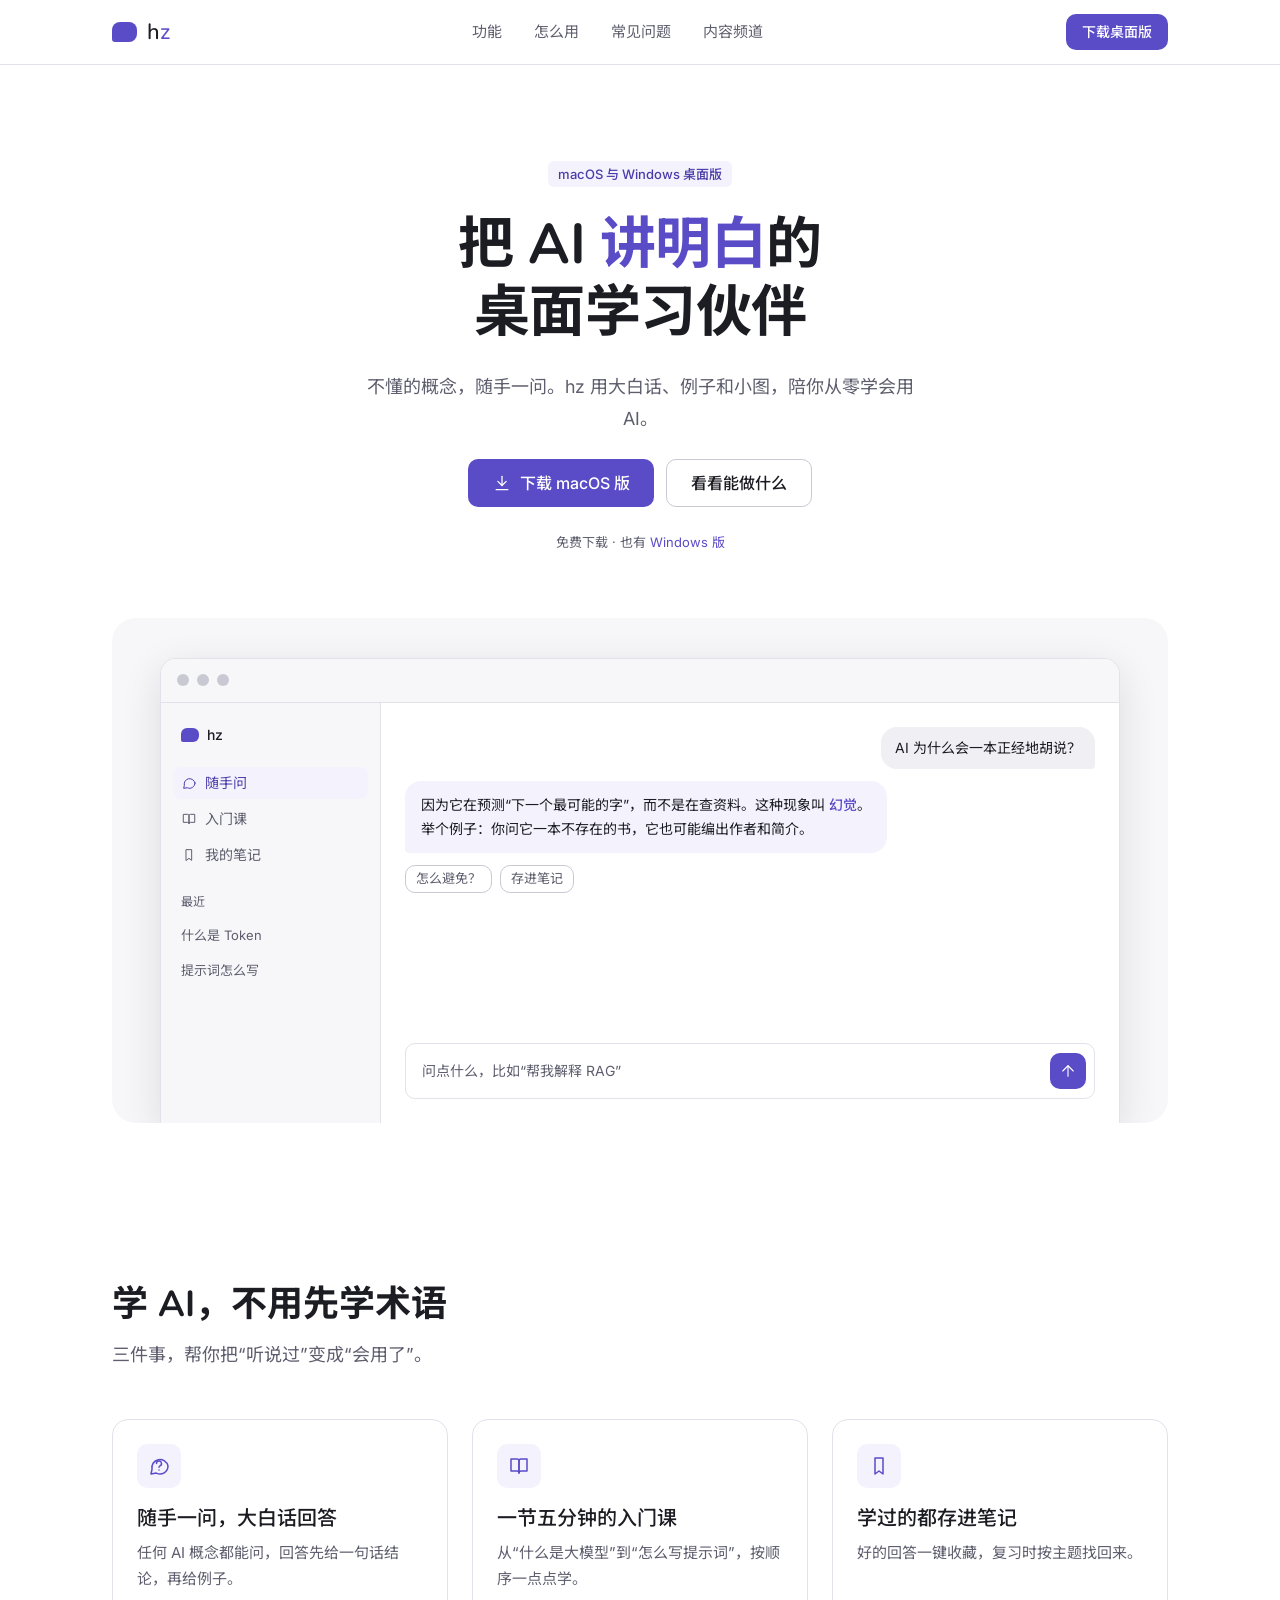
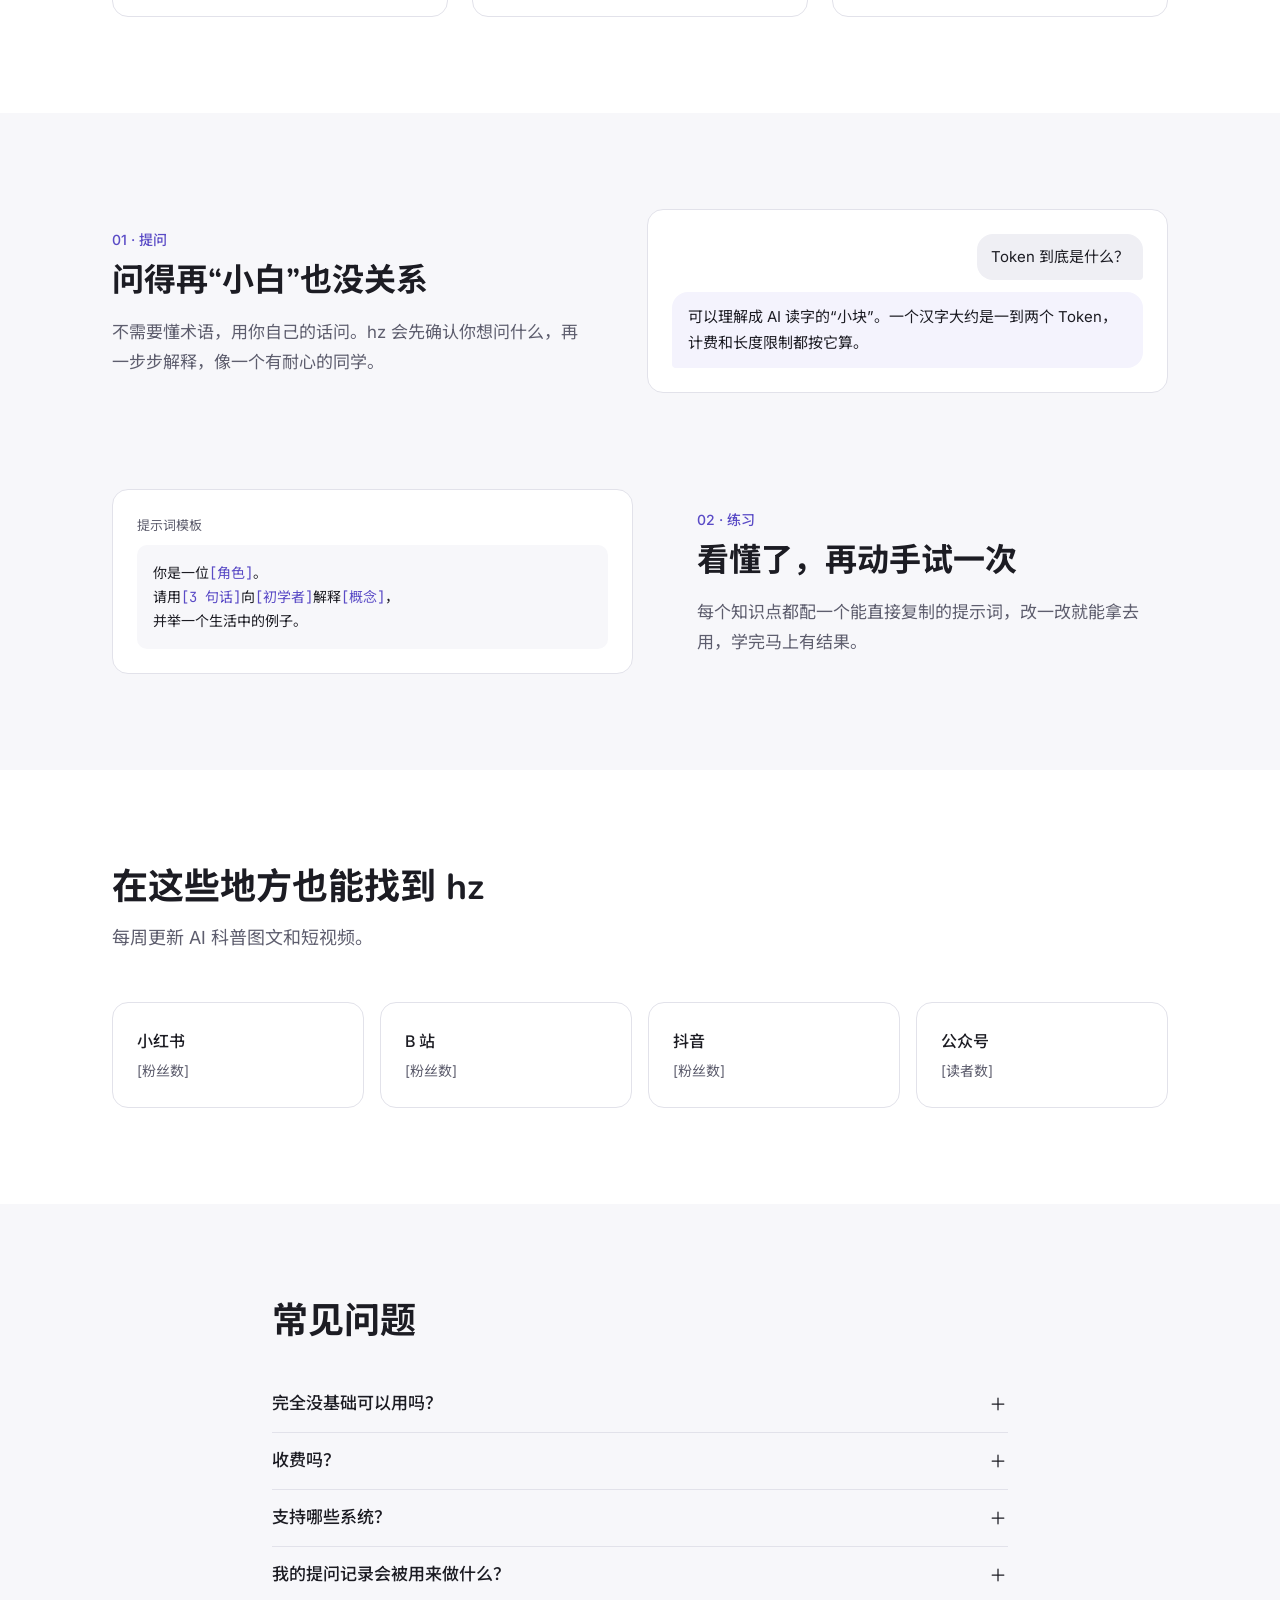
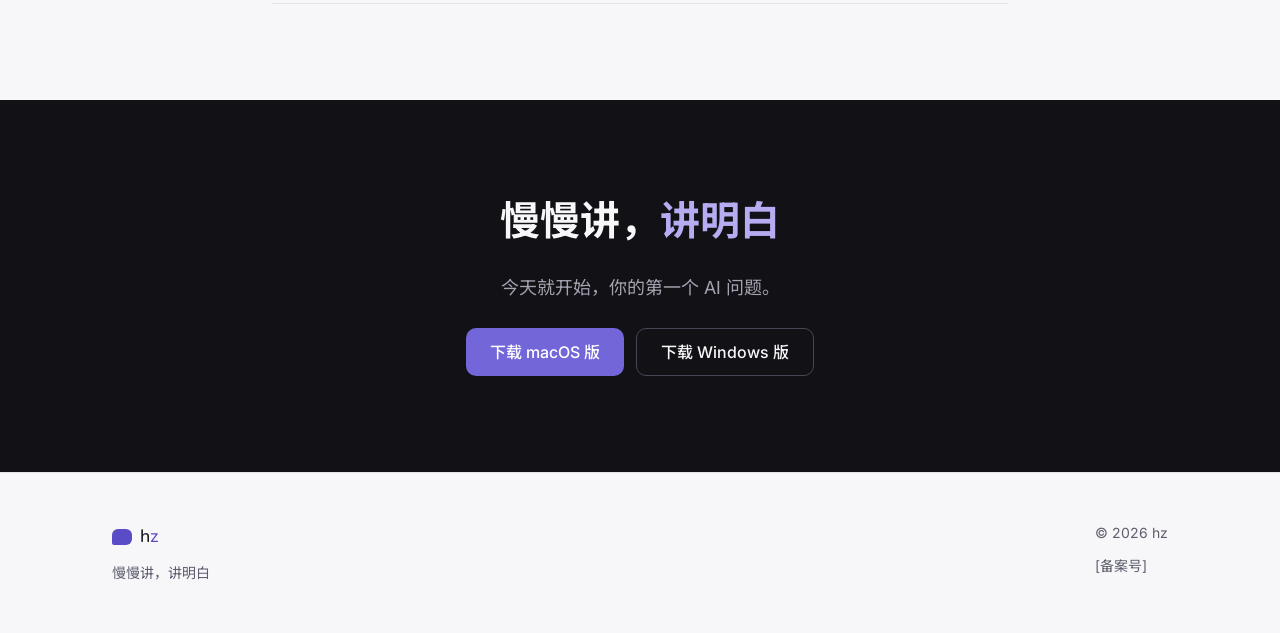
<file: index.html>
<!doctype html>
<html lang="zh-CN">
<head>
<meta charset="utf-8">
<meta name="viewport" content="width=device-width, initial-scale=1">
<title>hz · 把 AI 讲明白的桌面学习伙伴</title>
<link rel="icon" href="favicon.svg" type="image/svg+xml">

<link rel="preconnect" href="https://fonts.googleapis.com">
<link href="https://fonts.googleapis.com/css2?family=Inter:wght@400;500&amp;family=Nunito:wght@500;700&amp;family=Noto+Sans+SC:wght@400;500;700&amp;family=JetBrains+Mono:wght@400&amp;display=swap" rel="stylesheet">
<style>
body{margin:0}
.ls{--bg-page:#FFFFFF;--bg-subtle:#F7F7FA;--bg-muted:#EFEFF4;--bg-elevated:#FFFFFF;--text-primary:#1C1C23;--text-secondary:#5E5E6E;--border:#E2E2EA;--border-strong:#C9C9D4;--brand:#5A4BC6;--brand-hover:#4A3CA8;--brand-active:#3A2F85;--brand-text:#5A4BC6;--brand-subtle:#F4F3FD;--brand-subtle-text:#4A3CA8;--wordmark:#1C1C23;--shadow-lg:0 12px 40px rgba(28,28,35,0.12);
font-family:"Inter","Noto Sans SC","PingFang SC","Microsoft YaHei",sans-serif;background:var(--bg-page);color:var(--text-primary);line-height:1.75;font-size:16px}
@media (prefers-color-scheme:dark){:root:not([data-theme="light"]) .ls{--bg-page:#121216;--bg-subtle:#1C1C23;--bg-muted:#2E2E38;--bg-elevated:#24242C;--text-primary:#F7F7FA;--text-secondary:#A2A2B0;--border:#2E2E38;--border-strong:#464654;--brand:#7366D8;--brand-hover:#6456D0;--brand-active:#5A4BC6;--brand-text:#B5ACF1;--brand-subtle:#282160;--brand-subtle-text:#D3CDF7;--wordmark:#F7F7FA}}
[data-theme="dark"] .ls{--bg-page:#121216;--bg-subtle:#1C1C23;--bg-muted:#2E2E38;--bg-elevated:#24242C;--text-primary:#F7F7FA;--text-secondary:#A2A2B0;--border:#2E2E38;--border-strong:#464654;--brand:#7366D8;--brand-hover:#6456D0;--brand-active:#5A4BC6;--brand-text:#B5ACF1;--brand-subtle:#282160;--brand-subtle-text:#D3CDF7;--wordmark:#F7F7FA;--shadow-lg:0 12px 40px rgba(0,0,0,0.4)}
.ls *{box-sizing:border-box}
.display{font-family:"Nunito","Resource Han Rounded SC","Noto Sans SC",sans-serif}
.wrap{max-width:1120px;margin:0 auto;padding:0 32px}
a{color:var(--brand-text);text-decoration:none}a:hover{color:var(--brand-hover)}
.btn-p{display:inline-flex;align-items:center;gap:8px;background:var(--brand);color:#FFFFFF;border-radius:10px;font-weight:500;transition:background 120ms cubic-bezier(0.2,0,0,1)}
.btn-p:hover{background:var(--brand-hover);color:#FFFFFF}
.btn-p:active{background:var(--brand-active)}
.btn-s{display:inline-flex;align-items:center;gap:8px;border:1px solid var(--border-strong);color:var(--text-primary);border-radius:10px;font-weight:500;transition:background 120ms cubic-bezier(0.2,0,0,1)}
.btn-s:hover{background:var(--bg-muted);color:var(--text-primary)}
.btn-p:focus-visible,.btn-s:focus-visible,.navlink:focus-visible{outline:none;box-shadow:0 0 0 3px rgba(90,75,198,0.35)}
.navlink{color:var(--text-secondary);font-size:15px}.navlink:hover{color:var(--text-primary)}
.card{background:var(--bg-page);border:1px solid var(--border);border-radius:16px;padding:24px}
details{border-bottom:1px solid var(--border)}
details summary{list-style:none;cursor:pointer;min-height:56px;display:flex;align-items:center;justify-content:space-between;gap:16px;font-weight:500;font-size:17px}
details summary::-webkit-details-marker{display:none}
details[open] summary svg{transform:rotate(45deg)}
summary svg{transition:transform 200ms cubic-bezier(0.2,0,0,1);flex:none}
@media (max-width:767px){
.wrap{padding:0 20px}
.navlinks{display:none !important}
.hero-title{font-size:36px !important;line-height:44px !important}
.sec-title{font-size:28px !important;line-height:36px !important}
.sidebar{display:none !important}
.split{flex-direction:column !important}
.split.rev{flex-direction:column !important}
.sec{padding:64px 0 !important}
}
</style>

</head>
<body>

<div class="ls">

<header style="position: sticky; top: 0; z-index: 10; background: var(--bg-page); border-bottom: 1px solid var(--border)">
<div class="wrap" style="height: 64px; display: flex; align-items: center; justify-content: space-between; gap: 24px">
<a href="#top" aria-label="hz 首页" style="display: flex; align-items: center; gap: 10px">
<span style="display: inline-block; width: 25px; height: 20px; background: var(--brand); border-radius: 8px 8px 8px 3px"></span>
<span class="display" style="font-size: 22px; font-weight: 500; letter-spacing: -0.2px"><span style="color: var(--wordmark)">h</span><span style="color: var(--brand-text)">z</span></span>
</a>
<nav class="navlinks" aria-label="主导航" style="display: flex; align-items: center; gap: 32px">
<a class="navlink" href="#features">功能</a>
<a class="navlink" href="#how">怎么用</a>
<a class="navlink" href="#faq">常见问题</a>
<a class="navlink" href="#content">内容频道</a>
</nav>
<a class="btn-p" href="#download" style="height: 36px; padding: 0 16px; font-size: 14px">下载桌面版</a>
</div>
</header>

<section id="top" class="sec" style="padding: 96px 0 64px">
<div class="wrap" style="display: flex; flex-direction: column; align-items: center; text-align: center; gap: 24px">
<span style="display: inline-flex; align-items: center; height: 26px; padding: 0 10px; border-radius: 6px; background: var(--brand-subtle); color: var(--brand-subtle-text); font-size: 13px; font-weight: 500">macOS 与 Windows 桌面版</span>
<h1 class="display hero-title" style="margin: 0; font-size: 56px; line-height: 68px; font-weight: 700; letter-spacing: -0.5px; color: var(--text-primary)">把 AI <span style="color: var(--brand-text)">讲明白</span>的<br>桌面学习伙伴</h1>
<p style="margin: 0; max-width: 560px; font-size: 18px; line-height: 32px; color: var(--text-secondary)">不懂的概念，随手一问。hz 用大白话、例子和小图，陪你从零学会用 AI。</p>
<div style="display: flex; gap: 12px; flex-wrap: wrap; justify-content: center">
<a class="btn-p" href="#download" style="height: 48px; padding: 0 24px; font-size: 16px">
<svg width="20" height="20" viewBox="0 0 24 24" fill="none" stroke="currentColor" stroke-width="1.5" stroke-linecap="round" stroke-linejoin="round" aria-hidden="true"><path d="M12 4v11"/><path d="m7 10 5 5 5-5"/><path d="M5 20h14"/></svg>
下载 macOS 版</a>
<a class="btn-s" href="#features" style="height: 48px; padding: 0 24px; font-size: 16px">看看能做什么</a>
</div>
<p style="margin: 0; font-size: 13px; color: var(--text-secondary)">免费下载 · 也有 <a href="#download">Windows 版</a></p>
</div>

<div class="wrap" style="margin-top: 64px">
<div style="background: var(--bg-subtle); border-radius: 24px; padding: 40px 32px 0; overflow: hidden">
<div role="img" aria-label="hz 桌面应用界面示意：左侧课程导航，右侧 AI 对话讲解" style="max-width: 960px; margin: 0 auto; background: var(--bg-page); border: 1px solid var(--border); border-bottom: none; border-radius: 16px 16px 0 0; box-shadow: var(--shadow-lg); overflow: hidden">
<div style="height: 44px; display: flex; align-items: center; gap: 8px; padding: 0 16px; background: var(--bg-subtle); border-bottom: 1px solid var(--border)">
<span style="width: 12px; height: 12px; border-radius: 999px; background: var(--border-strong)"></span>
<span style="width: 12px; height: 12px; border-radius: 999px; background: var(--border-strong)"></span>
<span style="width: 12px; height: 12px; border-radius: 999px; background: var(--border-strong)"></span>
</div>
<div style="display: flex; min-height: 420px">
<div class="sidebar" style="width: 220px; flex: none; background: var(--bg-subtle); border-right: 1px solid var(--border); padding: 16px 12px; display: flex; flex-direction: column; gap: 4px; text-align: left">
<div style="display: flex; align-items: center; gap: 8px; padding: 4px 8px 16px"><span style="display: inline-block; width: 18px; height: 14px; background: var(--brand); border-radius: 6px 6px 6px 2px"></span><span style="font-size: 14px; font-weight: 500">hz</span></div>
<div style="height: 32px; display: flex; align-items: center; gap: 8px; padding: 0 8px; border-radius: 8px; background: var(--brand-subtle); color: var(--brand-subtle-text); font-size: 14px">
<svg width="16" height="16" viewBox="0 0 24 24" fill="none" stroke="currentColor" stroke-width="1.5" stroke-linecap="round" stroke-linejoin="round" aria-hidden="true"><path d="M21 12a8 8 0 0 1-11.6 7.1L4 20l1-4.6A8 8 0 1 1 21 12Z"/></svg>随手问</div>
<div style="height: 32px; display: flex; align-items: center; gap: 8px; padding: 0 8px; border-radius: 8px; color: var(--text-secondary); font-size: 14px">
<svg width="16" height="16" viewBox="0 0 24 24" fill="none" stroke="currentColor" stroke-width="1.5" stroke-linecap="round" stroke-linejoin="round" aria-hidden="true"><path d="M4 5h6a2 2 0 0 1 2 2v12a2 2 0 0 0-2-2H4z"/><path d="M20 5h-6a2 2 0 0 0-2 2v12a2 2 0 0 1 2-2h6z"/></svg>入门课</div>
<div style="height: 32px; display: flex; align-items: center; gap: 8px; padding: 0 8px; border-radius: 8px; color: var(--text-secondary); font-size: 14px">
<svg width="16" height="16" viewBox="0 0 24 24" fill="none" stroke="currentColor" stroke-width="1.5" stroke-linecap="round" stroke-linejoin="round" aria-hidden="true"><path d="M8 4h8v16l-4-3-4 3z"/></svg>我的笔记</div>
<div style="font-size: 12px; color: var(--text-secondary); padding: 16px 8px 4px">最近</div>
<div style="font-size: 13px; color: var(--text-secondary); padding: 4px 8px">什么是 Token</div>
<div style="font-size: 13px; color: var(--text-secondary); padding: 4px 8px">提示词怎么写</div>
</div>
<div style="flex: 1; min-width: 0; padding: 24px; display: flex; flex-direction: column; gap: 12px; text-align: left">
<div style="align-self: flex-end; max-width: 80%; background: var(--bg-muted); border-radius: 16px 16px 4px 16px; padding: 10px 14px; font-size: 14px; line-height: 22px">AI 为什么会一本正经地胡说？</div>
<div style="align-self: flex-start; max-width: 85%; background: var(--brand-subtle); border-radius: 16px 16px 16px 4px; padding: 12px 16px; font-size: 14px; line-height: 24px">因为它在预测“下一个最可能的字”，而不是在查资料。这种现象叫 <span style="color: var(--brand-text); font-weight: 500">幻觉</span>。<br>举个例子：你问它一本不存在的书，它也可能编出作者和简介。</div>
<div style="align-self: flex-start; display: flex; gap: 8px; flex-wrap: wrap">
<span style="height: 28px; display: inline-flex; align-items: center; padding: 0 10px; border: 1px solid var(--border-strong); border-radius: 10px; font-size: 13px; color: var(--text-secondary)">怎么避免？</span>
<span style="height: 28px; display: inline-flex; align-items: center; padding: 0 10px; border: 1px solid var(--border-strong); border-radius: 10px; font-size: 13px; color: var(--text-secondary)">存进笔记</span>
</div>
<div style="margin-top: auto; height: 56px; border: 1px solid var(--border); border-radius: 10px; display: flex; align-items: center; justify-content: space-between; padding: 0 8px 0 16px">
<span style="font-size: 14px; color: var(--text-secondary)">问点什么，比如“帮我解释 RAG”</span>
<span style="width: 36px; height: 36px; border-radius: 10px; background: var(--brand); display: inline-flex; align-items: center; justify-content: center; color: #FFFFFF">
<svg width="18" height="18" viewBox="0 0 24 24" fill="none" stroke="currentColor" stroke-width="1.5" stroke-linecap="round" stroke-linejoin="round" aria-hidden="true"><path d="M12 19V5"/><path d="m5 12 7-7 7 7"/></svg></span>
</div>
</div>
</div>
</div>
</div>
</div>
</section>

<section id="features" class="sec" style="padding: 96px 0">
<div class="wrap">
<h2 class="display sec-title" style="margin: 0 0 12px; font-size: 36px; line-height: 44px; font-weight: 700">学 AI，不用先学术语</h2>
<p style="margin: 0 0 48px; font-size: 18px; line-height: 32px; color: var(--text-secondary); max-width: 560px">三件事，帮你把“听说过”变成“会用了”。</p>
<div style="display: grid; grid-template-columns: repeat(auto-fit, minmax(260px, 1fr)); gap: 24px">
<div class="card">
<div style="width: 44px; height: 44px; border-radius: 10px; background: var(--brand-subtle); color: var(--brand-text); display: flex; align-items: center; justify-content: center; margin-bottom: 16px">
<svg width="24" height="24" viewBox="0 0 24 24" fill="none" stroke="currentColor" stroke-width="1.5" stroke-linecap="round" stroke-linejoin="round" aria-hidden="true"><path d="M21 12a8 8 0 0 1-11.6 7.1L4 20l1-4.6A8 8 0 1 1 21 12Z"/><path d="M9.5 9.5a2.5 2.5 0 1 1 3.5 2.3c-.6.3-1 .8-1 1.5"/><path d="M12 16h.01"/></svg></div>
<h3 style="margin: 0 0 8px; font-size: 20px; line-height: 28px; font-weight: 500">随手一问，大白话回答</h3>
<p style="margin: 0; font-size: 15px; line-height: 26px; color: var(--text-secondary)">任何 AI 概念都能问，回答先给一句话结论，再给例子。</p>
</div>
<div class="card">
<div style="width: 44px; height: 44px; border-radius: 10px; background: var(--brand-subtle); color: var(--brand-text); display: flex; align-items: center; justify-content: center; margin-bottom: 16px">
<svg width="24" height="24" viewBox="0 0 24 24" fill="none" stroke="currentColor" stroke-width="1.5" stroke-linecap="round" stroke-linejoin="round" aria-hidden="true"><path d="M4 5h6a2 2 0 0 1 2 2v12a2 2 0 0 0-2-2H4z"/><path d="M20 5h-6a2 2 0 0 0-2 2v12a2 2 0 0 1 2-2h6z"/></svg></div>
<h3 style="margin: 0 0 8px; font-size: 20px; line-height: 28px; font-weight: 500">一节五分钟的入门课</h3>
<p style="margin: 0; font-size: 15px; line-height: 26px; color: var(--text-secondary)">从“什么是大模型”到“怎么写提示词”，按顺序一点点学。</p>
</div>
<div class="card">
<div style="width: 44px; height: 44px; border-radius: 10px; background: var(--brand-subtle); color: var(--brand-text); display: flex; align-items: center; justify-content: center; margin-bottom: 16px">
<svg width="24" height="24" viewBox="0 0 24 24" fill="none" stroke="currentColor" stroke-width="1.5" stroke-linecap="round" stroke-linejoin="round" aria-hidden="true"><path d="M8 4h8v16l-4-3-4 3z"/></svg></div>
<h3 style="margin: 0 0 8px; font-size: 20px; line-height: 28px; font-weight: 500">学过的都存进笔记</h3>
<p style="margin: 0; font-size: 15px; line-height: 26px; color: var(--text-secondary)">好的回答一键收藏，复习时按主题找回来。</p>
</div>
</div>
</div>
</section>

<section id="how" class="sec" style="padding: 96px 0; background: var(--bg-subtle)">
<div class="wrap" style="display: flex; flex-direction: column; gap: 96px">
<div class="split" style="display: flex; align-items: center; gap: 64px">
<div style="flex: 1 1 0; min-width: 0">
<span style="font-size: 14px; font-weight: 500; color: var(--brand-text)">01 · 提问</span>
<h2 class="display sec-title" style="margin: 8px 0 16px; font-size: 32px; line-height: 40px; font-weight: 700">问得再“小白”也没关系</h2>
<p style="margin: 0; font-size: 17px; line-height: 30px; color: var(--text-secondary)">不需要懂术语，用你自己的话问。hz 会先确认你想问什么，再一步步解释，像一个有耐心的同学。</p>
</div>
<div style="flex: 1 1 0; min-width: 0; background: var(--bg-page); border: 1px solid var(--border); border-radius: 16px; padding: 24px; display: flex; flex-direction: column; gap: 12px">
<div style="align-self: flex-end; background: var(--bg-muted); border-radius: 16px 16px 4px 16px; padding: 10px 14px; font-size: 15px">Token 到底是什么？</div>
<div style="align-self: flex-start; background: var(--brand-subtle); border-radius: 16px 16px 16px 4px; padding: 12px 16px; font-size: 15px; line-height: 26px">可以理解成 AI 读字的“小块”。一个汉字大约是一到两个 Token，计费和长度限制都按它算。</div>
</div>
</div>
<div class="split rev" style="display: flex; flex-direction: row-reverse; align-items: center; gap: 64px">
<div style="flex: 1 1 0; min-width: 0">
<span style="font-size: 14px; font-weight: 500; color: var(--brand-text)">02 · 练习</span>
<h2 class="display sec-title" style="margin: 8px 0 16px; font-size: 32px; line-height: 40px; font-weight: 700">看懂了，再动手试一次</h2>
<p style="margin: 0; font-size: 17px; line-height: 30px; color: var(--text-secondary)">每个知识点都配一个能直接复制的提示词，改一改就能拿去用，学完马上有结果。</p>
</div>
<div style="flex: 1 1 0; min-width: 0; background: var(--bg-page); border: 1px solid var(--border); border-radius: 16px; padding: 24px">
<div style="font-size: 13px; color: var(--text-secondary); margin-bottom: 8px">提示词模板</div>
<div style="background: var(--bg-subtle); border-radius: 10px; padding: 16px; font-family: 'JetBrains Mono','Noto Sans SC',monospace; font-size: 14px; line-height: 24px">你是一位<span style="color: var(--brand-text)">[角色]</span>。<br>请用<span style="color: var(--brand-text)">[3 句话]</span>向<span style="color: var(--brand-text)">[初学者]</span>解释<span style="color: var(--brand-text)">[概念]</span>，<br>并举一个生活中的例子。</div>
</div>
</div>
</div>
</section>

<section id="content" class="sec" style="padding: 96px 0">
<div class="wrap">
<h2 class="display sec-title" style="margin: 0 0 12px; font-size: 36px; line-height: 44px; font-weight: 700">在这些地方也能找到 hz</h2>
<p style="margin: 0 0 48px; font-size: 18px; line-height: 32px; color: var(--text-secondary)">每周更新 AI 科普图文和短视频。</p>
<div style="display: grid; grid-template-columns: repeat(auto-fit, minmax(200px, 1fr)); gap: 16px">
<a href="#" class="card" style="display: flex; flex-direction: column; gap: 4px; color: var(--text-primary)"><span style="font-weight: 500">小红书</span><span style="font-size: 14px; color: var(--text-secondary)">[粉丝数]</span></a>
<a href="#" class="card" style="display: flex; flex-direction: column; gap: 4px; color: var(--text-primary)"><span style="font-weight: 500">B 站</span><span style="font-size: 14px; color: var(--text-secondary)">[粉丝数]</span></a>
<a href="#" class="card" style="display: flex; flex-direction: column; gap: 4px; color: var(--text-primary)"><span style="font-weight: 500">抖音</span><span style="font-size: 14px; color: var(--text-secondary)">[粉丝数]</span></a>
<a href="#" class="card" style="display: flex; flex-direction: column; gap: 4px; color: var(--text-primary)"><span style="font-weight: 500">公众号</span><span style="font-size: 14px; color: var(--text-secondary)">[读者数]</span></a>
</div>
</div>
</section>

<section id="faq" class="sec" style="padding: 96px 0; background: var(--bg-subtle)">
<div class="wrap" style="max-width: 800px">
<h2 class="display sec-title" style="margin: 0 0 32px; font-size: 36px; line-height: 44px; font-weight: 700">常见问题</h2>
<details>
<summary>完全没基础可以用吗？<svg width="20" height="20" viewBox="0 0 24 24" fill="none" stroke="currentColor" stroke-width="1.5" stroke-linecap="round" aria-hidden="true"><path d="M12 5v14M5 12h14"/></svg></summary>
<p style="margin: 0 0 20px; color: var(--text-secondary)">可以。它就是为零基础的学生和职场人设计的，每个回答都会避开不必要的术语。</p>
</details>
<details>
<summary>收费吗？<svg width="20" height="20" viewBox="0 0 24 24" fill="none" stroke="currentColor" stroke-width="1.5" stroke-linecap="round" aria-hidden="true"><path d="M12 5v14M5 12h14"/></svg></summary>
<p style="margin: 0 0 20px; color: var(--text-secondary)">[填写你的定价方案]</p>
</details>
<details>
<summary>支持哪些系统？<svg width="20" height="20" viewBox="0 0 24 24" fill="none" stroke="currentColor" stroke-width="1.5" stroke-linecap="round" aria-hidden="true"><path d="M12 5v14M5 12h14"/></svg></summary>
<p style="margin: 0 0 20px; color: var(--text-secondary)">macOS 与 Windows。[填写最低系统版本]</p>
</details>
<details>
<summary>我的提问记录会被用来做什么？<svg width="20" height="20" viewBox="0 0 24 24" fill="none" stroke="currentColor" stroke-width="1.5" stroke-linecap="round" aria-hidden="true"><path d="M12 5v14M5 12h14"/></svg></summary>
<p style="margin: 0 0 20px; color: var(--text-secondary)">[填写你的隐私说明]</p>
</details>
</div>
</section>

<section id="download" class="sec" style="padding: 96px 0; background: #121216">
<div class="wrap" style="display: flex; flex-direction: column; align-items: center; text-align: center; gap: 24px">
<h2 class="display sec-title" style="margin: 0; font-size: 40px; line-height: 52px; font-weight: 700; color: #F7F7FA">慢慢讲，<span style="color: #B5ACF1">讲明白</span></h2>
<p style="margin: 0; font-size: 18px; line-height: 32px; color: #A2A2B0">今天就开始，你的第一个 AI 问题。</p>
<div style="display: flex; gap: 12px; flex-wrap: wrap; justify-content: center">
<a href="#" style="display: inline-flex; align-items: center; gap: 8px; height: 48px; padding: 0 24px; border-radius: 10px; background: #7366D8; color: #FFFFFF; font-weight: 500">下载 macOS 版</a>
<a href="#" style="display: inline-flex; align-items: center; gap: 8px; height: 48px; padding: 0 24px; border-radius: 10px; border: 1px solid #464654; color: #F7F7FA; font-weight: 500">下载 Windows 版</a>
</div>
</div>
</section>

<footer style="background: var(--bg-subtle); border-top: 1px solid var(--border); padding: 48px 0">
<div class="wrap" style="display: flex; flex-wrap: wrap; justify-content: space-between; gap: 24px; font-size: 14px; color: var(--text-secondary)">
<div style="display: flex; flex-direction: column; gap: 8px">
<div style="display: flex; align-items: center; gap: 8px"><span style="display: inline-block; width: 20px; height: 16px; background: var(--brand); border-radius: 6px 6px 6px 2px"></span><span class="display" style="font-size: 18px; font-weight: 500"><span style="color: var(--wordmark)">h</span><span style="color: var(--brand-text)">z</span></span></div>
<span>慢慢讲，讲明白</span>
</div>
<div style="display: flex; flex-direction: column; gap: 8px; align-items: flex-start">
<span>© 2026 hz</span>
<span>[备案号]</span>
</div>
</div>
</footer>

</div>

</body>
</html>
</file>
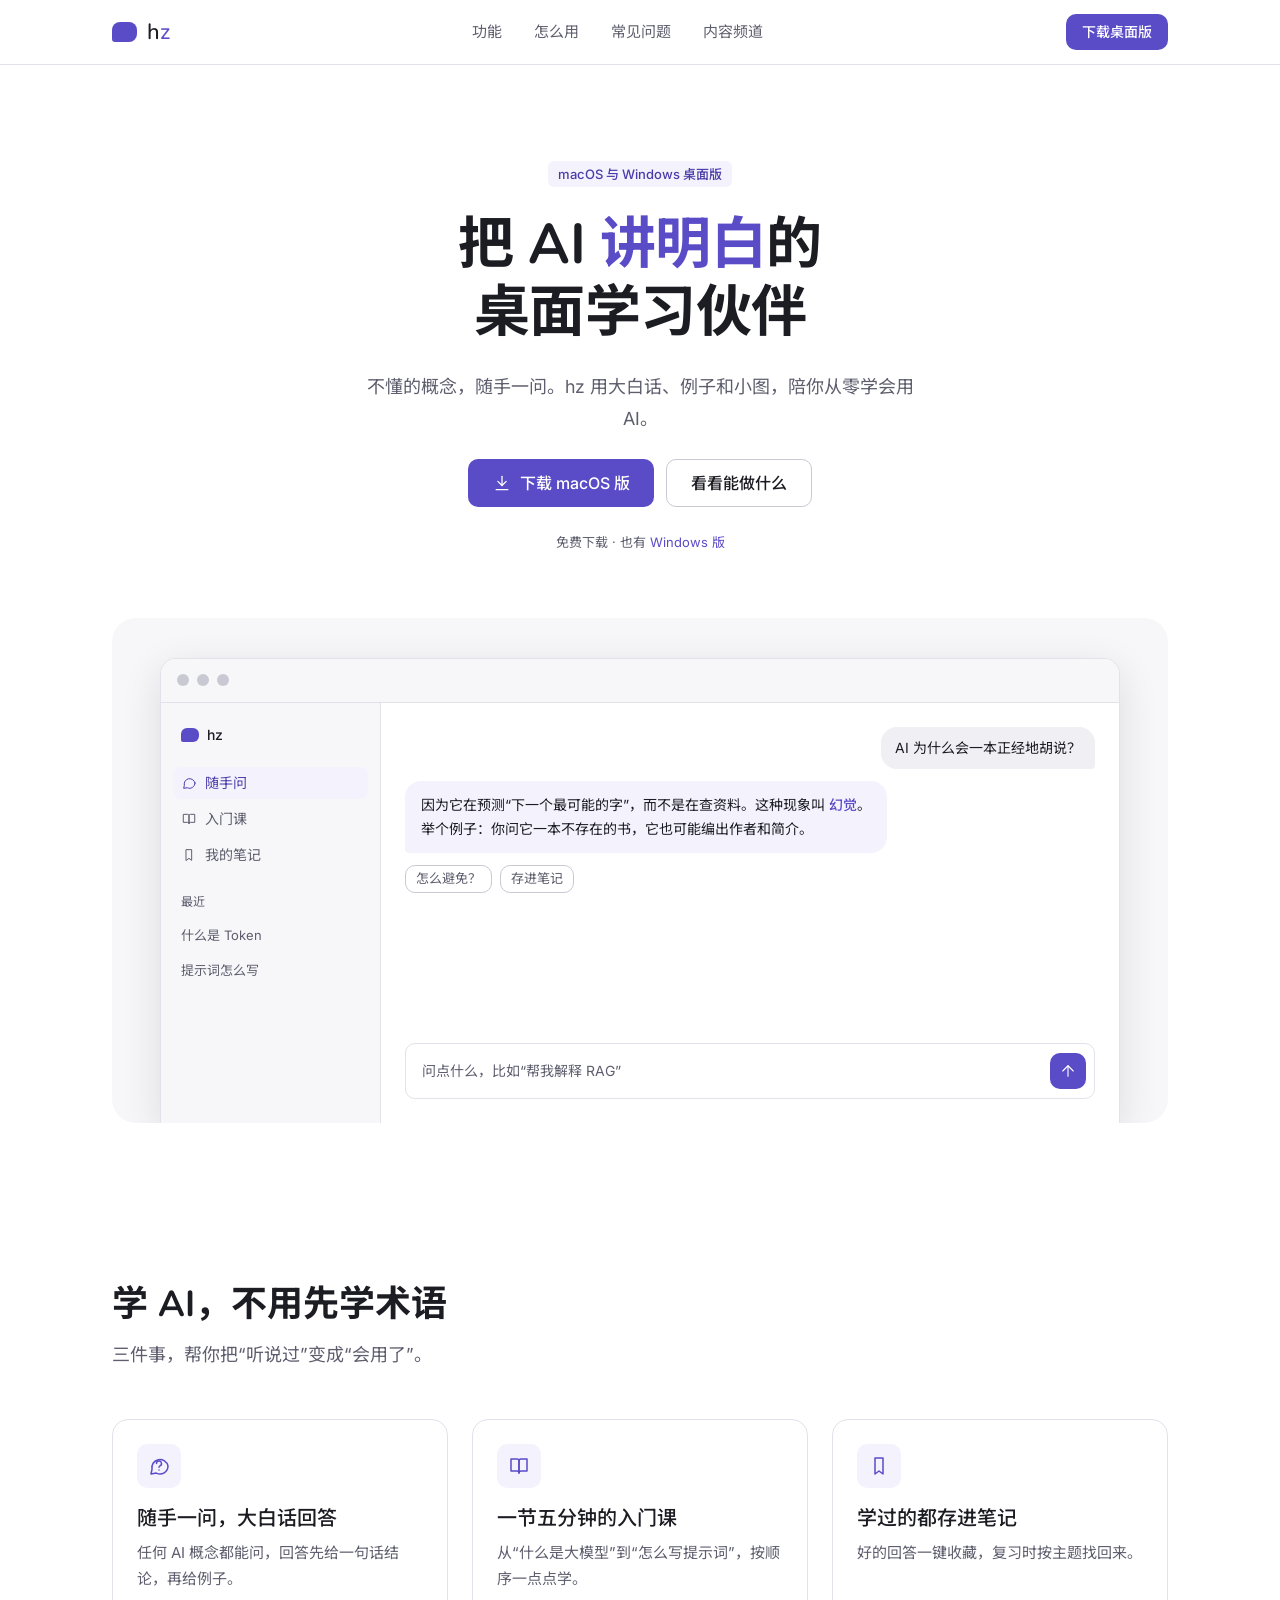
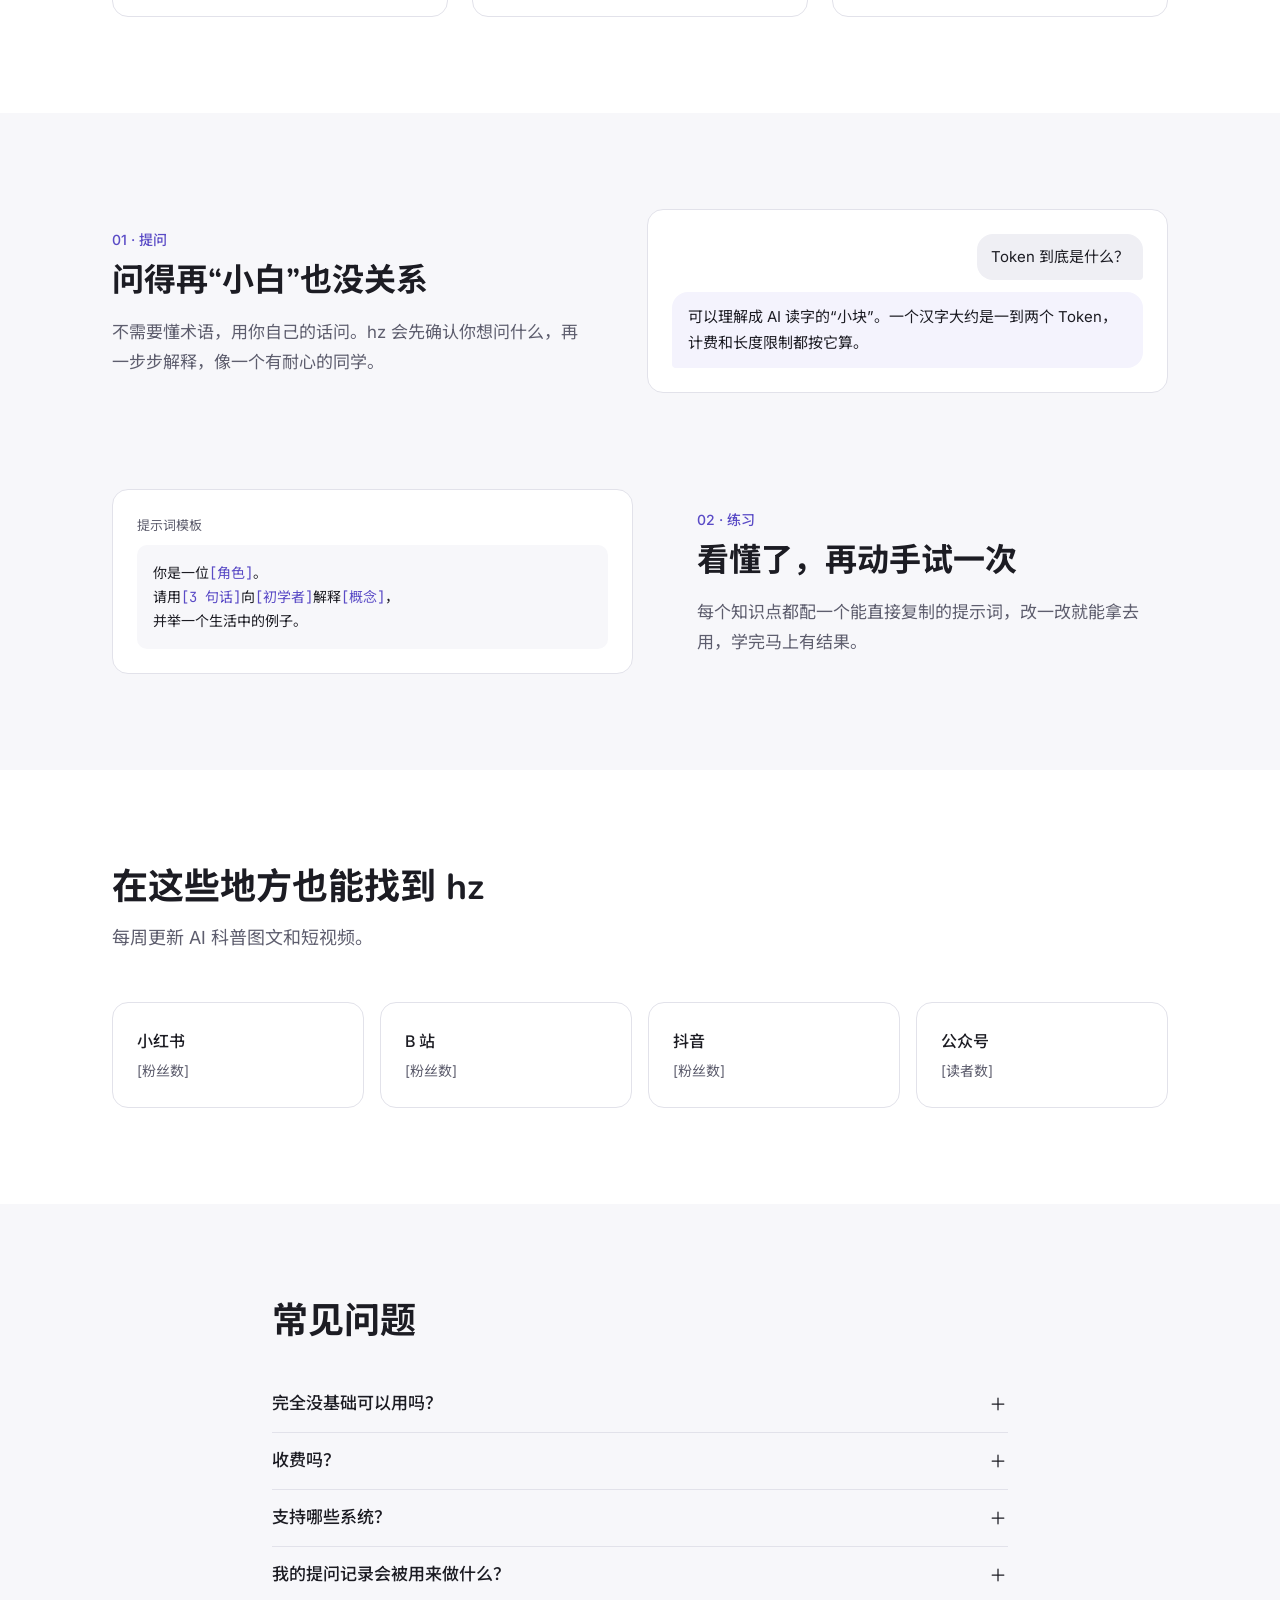
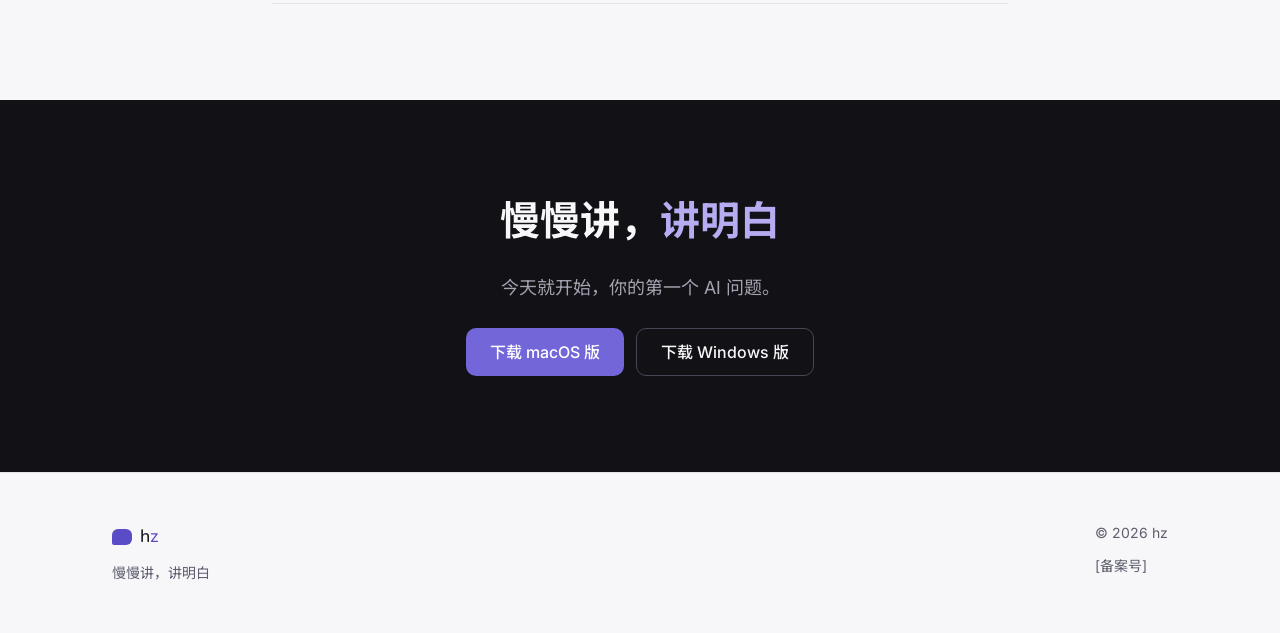
<file: examples/landing-page.html>
<!doctype html>
<html lang="zh-CN">
<head>
<meta charset="utf-8">
<meta name="viewport" content="width=device-width, initial-scale=1">
<title>hz · 把 AI 讲明白的桌面学习伙伴</title>
<link rel="icon" href="../assets/logo/favicon.svg" type="image/svg+xml">

<link rel="preconnect" href="https://fonts.googleapis.com">
<link href="https://fonts.googleapis.com/css2?family=Inter:wght@400;500&amp;family=Nunito:wght@500;700&amp;family=Noto+Sans+SC:wght@400;500;700&amp;family=JetBrains+Mono:wght@400&amp;display=swap" rel="stylesheet">
<style>
body{margin:0}
.ls{--bg-page:#FFFFFF;--bg-subtle:#F7F7FA;--bg-muted:#EFEFF4;--bg-elevated:#FFFFFF;--text-primary:#1C1C23;--text-secondary:#5E5E6E;--border:#E2E2EA;--border-strong:#C9C9D4;--brand:#5A4BC6;--brand-hover:#4A3CA8;--brand-active:#3A2F85;--brand-text:#5A4BC6;--brand-subtle:#F4F3FD;--brand-subtle-text:#4A3CA8;--wordmark:#1C1C23;--shadow-lg:0 12px 40px rgba(28,28,35,0.12);
font-family:"Inter","Noto Sans SC","PingFang SC","Microsoft YaHei",sans-serif;background:var(--bg-page);color:var(--text-primary);line-height:1.75;font-size:16px}
@media (prefers-color-scheme:dark){:root:not([data-theme="light"]) .ls{--bg-page:#121216;--bg-subtle:#1C1C23;--bg-muted:#2E2E38;--bg-elevated:#24242C;--text-primary:#F7F7FA;--text-secondary:#A2A2B0;--border:#2E2E38;--border-strong:#464654;--brand:#7366D8;--brand-hover:#6456D0;--brand-active:#5A4BC6;--brand-text:#B5ACF1;--brand-subtle:#282160;--brand-subtle-text:#D3CDF7;--wordmark:#F7F7FA}}
[data-theme="dark"] .ls{--bg-page:#121216;--bg-subtle:#1C1C23;--bg-muted:#2E2E38;--bg-elevated:#24242C;--text-primary:#F7F7FA;--text-secondary:#A2A2B0;--border:#2E2E38;--border-strong:#464654;--brand:#7366D8;--brand-hover:#6456D0;--brand-active:#5A4BC6;--brand-text:#B5ACF1;--brand-subtle:#282160;--brand-subtle-text:#D3CDF7;--wordmark:#F7F7FA;--shadow-lg:0 12px 40px rgba(0,0,0,0.4)}
.ls *{box-sizing:border-box}
.display{font-family:"Nunito","Resource Han Rounded SC","Noto Sans SC",sans-serif}
.wrap{max-width:1120px;margin:0 auto;padding:0 32px}
a{color:var(--brand-text);text-decoration:none}a:hover{color:var(--brand-hover)}
.btn-p{display:inline-flex;align-items:center;gap:8px;background:var(--brand);color:#FFFFFF;border-radius:10px;font-weight:500;transition:background 120ms cubic-bezier(0.2,0,0,1)}
.btn-p:hover{background:var(--brand-hover);color:#FFFFFF}
.btn-p:active{background:var(--brand-active)}
.btn-s{display:inline-flex;align-items:center;gap:8px;border:1px solid var(--border-strong);color:var(--text-primary);border-radius:10px;font-weight:500;transition:background 120ms cubic-bezier(0.2,0,0,1)}
.btn-s:hover{background:var(--bg-muted);color:var(--text-primary)}
.btn-p:focus-visible,.btn-s:focus-visible,.navlink:focus-visible{outline:none;box-shadow:0 0 0 3px rgba(90,75,198,0.35)}
.navlink{color:var(--text-secondary);font-size:15px}.navlink:hover{color:var(--text-primary)}
.card{background:var(--bg-page);border:1px solid var(--border);border-radius:16px;padding:24px}
details{border-bottom:1px solid var(--border)}
details summary{list-style:none;cursor:pointer;min-height:56px;display:flex;align-items:center;justify-content:space-between;gap:16px;font-weight:500;font-size:17px}
details summary::-webkit-details-marker{display:none}
details[open] summary svg{transform:rotate(45deg)}
summary svg{transition:transform 200ms cubic-bezier(0.2,0,0,1);flex:none}
@media (max-width:767px){
.wrap{padding:0 20px}
.navlinks{display:none !important}
.hero-title{font-size:36px !important;line-height:44px !important}
.sec-title{font-size:28px !important;line-height:36px !important}
.sidebar{display:none !important}
.split{flex-direction:column !important}
.split.rev{flex-direction:column !important}
.sec{padding:64px 0 !important}
}
</style>

</head>
<body>

<div class="ls">

<header style="position: sticky; top: 0; z-index: 10; background: var(--bg-page); border-bottom: 1px solid var(--border)">
<div class="wrap" style="height: 64px; display: flex; align-items: center; justify-content: space-between; gap: 24px">
<a href="#top" aria-label="hz 首页" style="display: flex; align-items: center; gap: 10px">
<span style="display: inline-block; width: 25px; height: 20px; background: var(--brand); border-radius: 8px 8px 8px 3px"></span>
<span class="display" style="font-size: 22px; font-weight: 500; letter-spacing: -0.2px"><span style="color: var(--wordmark)">h</span><span style="color: var(--brand-text)">z</span></span>
</a>
<nav class="navlinks" aria-label="主导航" style="display: flex; align-items: center; gap: 32px">
<a class="navlink" href="#features">功能</a>
<a class="navlink" href="#how">怎么用</a>
<a class="navlink" href="#faq">常见问题</a>
<a class="navlink" href="#content">内容频道</a>
</nav>
<a class="btn-p" href="#download" style="height: 36px; padding: 0 16px; font-size: 14px">下载桌面版</a>
</div>
</header>

<section id="top" class="sec" style="padding: 96px 0 64px">
<div class="wrap" style="display: flex; flex-direction: column; align-items: center; text-align: center; gap: 24px">
<span style="display: inline-flex; align-items: center; height: 26px; padding: 0 10px; border-radius: 6px; background: var(--brand-subtle); color: var(--brand-subtle-text); font-size: 13px; font-weight: 500">macOS 与 Windows 桌面版</span>
<h1 class="display hero-title" style="margin: 0; font-size: 56px; line-height: 68px; font-weight: 700; letter-spacing: -0.5px; color: var(--text-primary)">把 AI <span style="color: var(--brand-text)">讲明白</span>的<br>桌面学习伙伴</h1>
<p style="margin: 0; max-width: 560px; font-size: 18px; line-height: 32px; color: var(--text-secondary)">不懂的概念，随手一问。hz 用大白话、例子和小图，陪你从零学会用 AI。</p>
<div style="display: flex; gap: 12px; flex-wrap: wrap; justify-content: center">
<a class="btn-p" href="#download" style="height: 48px; padding: 0 24px; font-size: 16px">
<svg width="20" height="20" viewBox="0 0 24 24" fill="none" stroke="currentColor" stroke-width="1.5" stroke-linecap="round" stroke-linejoin="round" aria-hidden="true"><path d="M12 4v11"/><path d="m7 10 5 5 5-5"/><path d="M5 20h14"/></svg>
下载 macOS 版</a>
<a class="btn-s" href="#features" style="height: 48px; padding: 0 24px; font-size: 16px">看看能做什么</a>
</div>
<p style="margin: 0; font-size: 13px; color: var(--text-secondary)">免费下载 · 也有 <a href="#download">Windows 版</a></p>
</div>

<div class="wrap" style="margin-top: 64px">
<div style="background: var(--bg-subtle); border-radius: 24px; padding: 40px 32px 0; overflow: hidden">
<div role="img" aria-label="hz 桌面应用界面示意：左侧课程导航，右侧 AI 对话讲解" style="max-width: 960px; margin: 0 auto; background: var(--bg-page); border: 1px solid var(--border); border-bottom: none; border-radius: 16px 16px 0 0; box-shadow: var(--shadow-lg); overflow: hidden">
<div style="height: 44px; display: flex; align-items: center; gap: 8px; padding: 0 16px; background: var(--bg-subtle); border-bottom: 1px solid var(--border)">
<span style="width: 12px; height: 12px; border-radius: 999px; background: var(--border-strong)"></span>
<span style="width: 12px; height: 12px; border-radius: 999px; background: var(--border-strong)"></span>
<span style="width: 12px; height: 12px; border-radius: 999px; background: var(--border-strong)"></span>
</div>
<div style="display: flex; min-height: 420px">
<div class="sidebar" style="width: 220px; flex: none; background: var(--bg-subtle); border-right: 1px solid var(--border); padding: 16px 12px; display: flex; flex-direction: column; gap: 4px; text-align: left">
<div style="display: flex; align-items: center; gap: 8px; padding: 4px 8px 16px"><span style="display: inline-block; width: 18px; height: 14px; background: var(--brand); border-radius: 6px 6px 6px 2px"></span><span style="font-size: 14px; font-weight: 500">hz</span></div>
<div style="height: 32px; display: flex; align-items: center; gap: 8px; padding: 0 8px; border-radius: 8px; background: var(--brand-subtle); color: var(--brand-subtle-text); font-size: 14px">
<svg width="16" height="16" viewBox="0 0 24 24" fill="none" stroke="currentColor" stroke-width="1.5" stroke-linecap="round" stroke-linejoin="round" aria-hidden="true"><path d="M21 12a8 8 0 0 1-11.6 7.1L4 20l1-4.6A8 8 0 1 1 21 12Z"/></svg>随手问</div>
<div style="height: 32px; display: flex; align-items: center; gap: 8px; padding: 0 8px; border-radius: 8px; color: var(--text-secondary); font-size: 14px">
<svg width="16" height="16" viewBox="0 0 24 24" fill="none" stroke="currentColor" stroke-width="1.5" stroke-linecap="round" stroke-linejoin="round" aria-hidden="true"><path d="M4 5h6a2 2 0 0 1 2 2v12a2 2 0 0 0-2-2H4z"/><path d="M20 5h-6a2 2 0 0 0-2 2v12a2 2 0 0 1 2-2h6z"/></svg>入门课</div>
<div style="height: 32px; display: flex; align-items: center; gap: 8px; padding: 0 8px; border-radius: 8px; color: var(--text-secondary); font-size: 14px">
<svg width="16" height="16" viewBox="0 0 24 24" fill="none" stroke="currentColor" stroke-width="1.5" stroke-linecap="round" stroke-linejoin="round" aria-hidden="true"><path d="M8 4h8v16l-4-3-4 3z"/></svg>我的笔记</div>
<div style="font-size: 12px; color: var(--text-secondary); padding: 16px 8px 4px">最近</div>
<div style="font-size: 13px; color: var(--text-secondary); padding: 4px 8px">什么是 Token</div>
<div style="font-size: 13px; color: var(--text-secondary); padding: 4px 8px">提示词怎么写</div>
</div>
<div style="flex: 1; min-width: 0; padding: 24px; display: flex; flex-direction: column; gap: 12px; text-align: left">
<div style="align-self: flex-end; max-width: 80%; background: var(--bg-muted); border-radius: 16px 16px 4px 16px; padding: 10px 14px; font-size: 14px; line-height: 22px">AI 为什么会一本正经地胡说？</div>
<div style="align-self: flex-start; max-width: 85%; background: var(--brand-subtle); border-radius: 16px 16px 16px 4px; padding: 12px 16px; font-size: 14px; line-height: 24px">因为它在预测“下一个最可能的字”，而不是在查资料。这种现象叫 <span style="color: var(--brand-text); font-weight: 500">幻觉</span>。<br>举个例子：你问它一本不存在的书，它也可能编出作者和简介。</div>
<div style="align-self: flex-start; display: flex; gap: 8px; flex-wrap: wrap">
<span style="height: 28px; display: inline-flex; align-items: center; padding: 0 10px; border: 1px solid var(--border-strong); border-radius: 10px; font-size: 13px; color: var(--text-secondary)">怎么避免？</span>
<span style="height: 28px; display: inline-flex; align-items: center; padding: 0 10px; border: 1px solid var(--border-strong); border-radius: 10px; font-size: 13px; color: var(--text-secondary)">存进笔记</span>
</div>
<div style="margin-top: auto; height: 56px; border: 1px solid var(--border); border-radius: 10px; display: flex; align-items: center; justify-content: space-between; padding: 0 8px 0 16px">
<span style="font-size: 14px; color: var(--text-secondary)">问点什么，比如“帮我解释 RAG”</span>
<span style="width: 36px; height: 36px; border-radius: 10px; background: var(--brand); display: inline-flex; align-items: center; justify-content: center; color: #FFFFFF">
<svg width="18" height="18" viewBox="0 0 24 24" fill="none" stroke="currentColor" stroke-width="1.5" stroke-linecap="round" stroke-linejoin="round" aria-hidden="true"><path d="M12 19V5"/><path d="m5 12 7-7 7 7"/></svg></span>
</div>
</div>
</div>
</div>
</div>
</div>
</section>

<section id="features" class="sec" style="padding: 96px 0">
<div class="wrap">
<h2 class="display sec-title" style="margin: 0 0 12px; font-size: 36px; line-height: 44px; font-weight: 700">学 AI，不用先学术语</h2>
<p style="margin: 0 0 48px; font-size: 18px; line-height: 32px; color: var(--text-secondary); max-width: 560px">三件事，帮你把“听说过”变成“会用了”。</p>
<div style="display: grid; grid-template-columns: repeat(auto-fit, minmax(260px, 1fr)); gap: 24px">
<div class="card">
<div style="width: 44px; height: 44px; border-radius: 10px; background: var(--brand-subtle); color: var(--brand-text); display: flex; align-items: center; justify-content: center; margin-bottom: 16px">
<svg width="24" height="24" viewBox="0 0 24 24" fill="none" stroke="currentColor" stroke-width="1.5" stroke-linecap="round" stroke-linejoin="round" aria-hidden="true"><path d="M21 12a8 8 0 0 1-11.6 7.1L4 20l1-4.6A8 8 0 1 1 21 12Z"/><path d="M9.5 9.5a2.5 2.5 0 1 1 3.5 2.3c-.6.3-1 .8-1 1.5"/><path d="M12 16h.01"/></svg></div>
<h3 style="margin: 0 0 8px; font-size: 20px; line-height: 28px; font-weight: 500">随手一问，大白话回答</h3>
<p style="margin: 0; font-size: 15px; line-height: 26px; color: var(--text-secondary)">任何 AI 概念都能问，回答先给一句话结论，再给例子。</p>
</div>
<div class="card">
<div style="width: 44px; height: 44px; border-radius: 10px; background: var(--brand-subtle); color: var(--brand-text); display: flex; align-items: center; justify-content: center; margin-bottom: 16px">
<svg width="24" height="24" viewBox="0 0 24 24" fill="none" stroke="currentColor" stroke-width="1.5" stroke-linecap="round" stroke-linejoin="round" aria-hidden="true"><path d="M4 5h6a2 2 0 0 1 2 2v12a2 2 0 0 0-2-2H4z"/><path d="M20 5h-6a2 2 0 0 0-2 2v12a2 2 0 0 1 2-2h6z"/></svg></div>
<h3 style="margin: 0 0 8px; font-size: 20px; line-height: 28px; font-weight: 500">一节五分钟的入门课</h3>
<p style="margin: 0; font-size: 15px; line-height: 26px; color: var(--text-secondary)">从“什么是大模型”到“怎么写提示词”，按顺序一点点学。</p>
</div>
<div class="card">
<div style="width: 44px; height: 44px; border-radius: 10px; background: var(--brand-subtle); color: var(--brand-text); display: flex; align-items: center; justify-content: center; margin-bottom: 16px">
<svg width="24" height="24" viewBox="0 0 24 24" fill="none" stroke="currentColor" stroke-width="1.5" stroke-linecap="round" stroke-linejoin="round" aria-hidden="true"><path d="M8 4h8v16l-4-3-4 3z"/></svg></div>
<h3 style="margin: 0 0 8px; font-size: 20px; line-height: 28px; font-weight: 500">学过的都存进笔记</h3>
<p style="margin: 0; font-size: 15px; line-height: 26px; color: var(--text-secondary)">好的回答一键收藏，复习时按主题找回来。</p>
</div>
</div>
</div>
</section>

<section id="how" class="sec" style="padding: 96px 0; background: var(--bg-subtle)">
<div class="wrap" style="display: flex; flex-direction: column; gap: 96px">
<div class="split" style="display: flex; align-items: center; gap: 64px">
<div style="flex: 1 1 0; min-width: 0">
<span style="font-size: 14px; font-weight: 500; color: var(--brand-text)">01 · 提问</span>
<h2 class="display sec-title" style="margin: 8px 0 16px; font-size: 32px; line-height: 40px; font-weight: 700">问得再“小白”也没关系</h2>
<p style="margin: 0; font-size: 17px; line-height: 30px; color: var(--text-secondary)">不需要懂术语，用你自己的话问。hz 会先确认你想问什么，再一步步解释，像一个有耐心的同学。</p>
</div>
<div style="flex: 1 1 0; min-width: 0; background: var(--bg-page); border: 1px solid var(--border); border-radius: 16px; padding: 24px; display: flex; flex-direction: column; gap: 12px">
<div style="align-self: flex-end; background: var(--bg-muted); border-radius: 16px 16px 4px 16px; padding: 10px 14px; font-size: 15px">Token 到底是什么？</div>
<div style="align-self: flex-start; background: var(--brand-subtle); border-radius: 16px 16px 16px 4px; padding: 12px 16px; font-size: 15px; line-height: 26px">可以理解成 AI 读字的“小块”。一个汉字大约是一到两个 Token，计费和长度限制都按它算。</div>
</div>
</div>
<div class="split rev" style="display: flex; flex-direction: row-reverse; align-items: center; gap: 64px">
<div style="flex: 1 1 0; min-width: 0">
<span style="font-size: 14px; font-weight: 500; color: var(--brand-text)">02 · 练习</span>
<h2 class="display sec-title" style="margin: 8px 0 16px; font-size: 32px; line-height: 40px; font-weight: 700">看懂了，再动手试一次</h2>
<p style="margin: 0; font-size: 17px; line-height: 30px; color: var(--text-secondary)">每个知识点都配一个能直接复制的提示词，改一改就能拿去用，学完马上有结果。</p>
</div>
<div style="flex: 1 1 0; min-width: 0; background: var(--bg-page); border: 1px solid var(--border); border-radius: 16px; padding: 24px">
<div style="font-size: 13px; color: var(--text-secondary); margin-bottom: 8px">提示词模板</div>
<div style="background: var(--bg-subtle); border-radius: 10px; padding: 16px; font-family: 'JetBrains Mono','Noto Sans SC',monospace; font-size: 14px; line-height: 24px">你是一位<span style="color: var(--brand-text)">[角色]</span>。<br>请用<span style="color: var(--brand-text)">[3 句话]</span>向<span style="color: var(--brand-text)">[初学者]</span>解释<span style="color: var(--brand-text)">[概念]</span>，<br>并举一个生活中的例子。</div>
</div>
</div>
</div>
</section>

<section id="content" class="sec" style="padding: 96px 0">
<div class="wrap">
<h2 class="display sec-title" style="margin: 0 0 12px; font-size: 36px; line-height: 44px; font-weight: 700">在这些地方也能找到 hz</h2>
<p style="margin: 0 0 48px; font-size: 18px; line-height: 32px; color: var(--text-secondary)">每周更新 AI 科普图文和短视频。</p>
<div style="display: grid; grid-template-columns: repeat(auto-fit, minmax(200px, 1fr)); gap: 16px">
<a href="#" class="card" style="display: flex; flex-direction: column; gap: 4px; color: var(--text-primary)"><span style="font-weight: 500">小红书</span><span style="font-size: 14px; color: var(--text-secondary)">[粉丝数]</span></a>
<a href="#" class="card" style="display: flex; flex-direction: column; gap: 4px; color: var(--text-primary)"><span style="font-weight: 500">B 站</span><span style="font-size: 14px; color: var(--text-secondary)">[粉丝数]</span></a>
<a href="#" class="card" style="display: flex; flex-direction: column; gap: 4px; color: var(--text-primary)"><span style="font-weight: 500">抖音</span><span style="font-size: 14px; color: var(--text-secondary)">[粉丝数]</span></a>
<a href="#" class="card" style="display: flex; flex-direction: column; gap: 4px; color: var(--text-primary)"><span style="font-weight: 500">公众号</span><span style="font-size: 14px; color: var(--text-secondary)">[读者数]</span></a>
</div>
</div>
</section>

<section id="faq" class="sec" style="padding: 96px 0; background: var(--bg-subtle)">
<div class="wrap" style="max-width: 800px">
<h2 class="display sec-title" style="margin: 0 0 32px; font-size: 36px; line-height: 44px; font-weight: 700">常见问题</h2>
<details>
<summary>完全没基础可以用吗？<svg width="20" height="20" viewBox="0 0 24 24" fill="none" stroke="currentColor" stroke-width="1.5" stroke-linecap="round" aria-hidden="true"><path d="M12 5v14M5 12h14"/></svg></summary>
<p style="margin: 0 0 20px; color: var(--text-secondary)">可以。它就是为零基础的学生和职场人设计的，每个回答都会避开不必要的术语。</p>
</details>
<details>
<summary>收费吗？<svg width="20" height="20" viewBox="0 0 24 24" fill="none" stroke="currentColor" stroke-width="1.5" stroke-linecap="round" aria-hidden="true"><path d="M12 5v14M5 12h14"/></svg></summary>
<p style="margin: 0 0 20px; color: var(--text-secondary)">[填写你的定价方案]</p>
</details>
<details>
<summary>支持哪些系统？<svg width="20" height="20" viewBox="0 0 24 24" fill="none" stroke="currentColor" stroke-width="1.5" stroke-linecap="round" aria-hidden="true"><path d="M12 5v14M5 12h14"/></svg></summary>
<p style="margin: 0 0 20px; color: var(--text-secondary)">macOS 与 Windows。[填写最低系统版本]</p>
</details>
<details>
<summary>我的提问记录会被用来做什么？<svg width="20" height="20" viewBox="0 0 24 24" fill="none" stroke="currentColor" stroke-width="1.5" stroke-linecap="round" aria-hidden="true"><path d="M12 5v14M5 12h14"/></svg></summary>
<p style="margin: 0 0 20px; color: var(--text-secondary)">[填写你的隐私说明]</p>
</details>
</div>
</section>

<section id="download" class="sec" style="padding: 96px 0; background: #121216">
<div class="wrap" style="display: flex; flex-direction: column; align-items: center; text-align: center; gap: 24px">
<h2 class="display sec-title" style="margin: 0; font-size: 40px; line-height: 52px; font-weight: 700; color: #F7F7FA">慢慢讲，<span style="color: #B5ACF1">讲明白</span></h2>
<p style="margin: 0; font-size: 18px; line-height: 32px; color: #A2A2B0">今天就开始，你的第一个 AI 问题。</p>
<div style="display: flex; gap: 12px; flex-wrap: wrap; justify-content: center">
<a href="#" style="display: inline-flex; align-items: center; gap: 8px; height: 48px; padding: 0 24px; border-radius: 10px; background: #7366D8; color: #FFFFFF; font-weight: 500">下载 macOS 版</a>
<a href="#" style="display: inline-flex; align-items: center; gap: 8px; height: 48px; padding: 0 24px; border-radius: 10px; border: 1px solid #464654; color: #F7F7FA; font-weight: 500">下载 Windows 版</a>
</div>
</div>
</section>

<footer style="background: var(--bg-subtle); border-top: 1px solid var(--border); padding: 48px 0">
<div class="wrap" style="display: flex; flex-wrap: wrap; justify-content: space-between; gap: 24px; font-size: 14px; color: var(--text-secondary)">
<div style="display: flex; flex-direction: column; gap: 8px">
<div style="display: flex; align-items: center; gap: 8px"><span style="display: inline-block; width: 20px; height: 16px; background: var(--brand); border-radius: 6px 6px 6px 2px"></span><span class="display" style="font-size: 18px; font-weight: 500"><span style="color: var(--wordmark)">h</span><span style="color: var(--brand-text)">z</span></span></div>
<span>慢慢讲，讲明白</span>
</div>
<div style="display: flex; flex-direction: column; gap: 8px; align-items: flex-start">
<span>© 2026 hz</span>
<span>[备案号]</span>
</div>
</div>
</footer>

</div>

</body>
</html>
</file>
